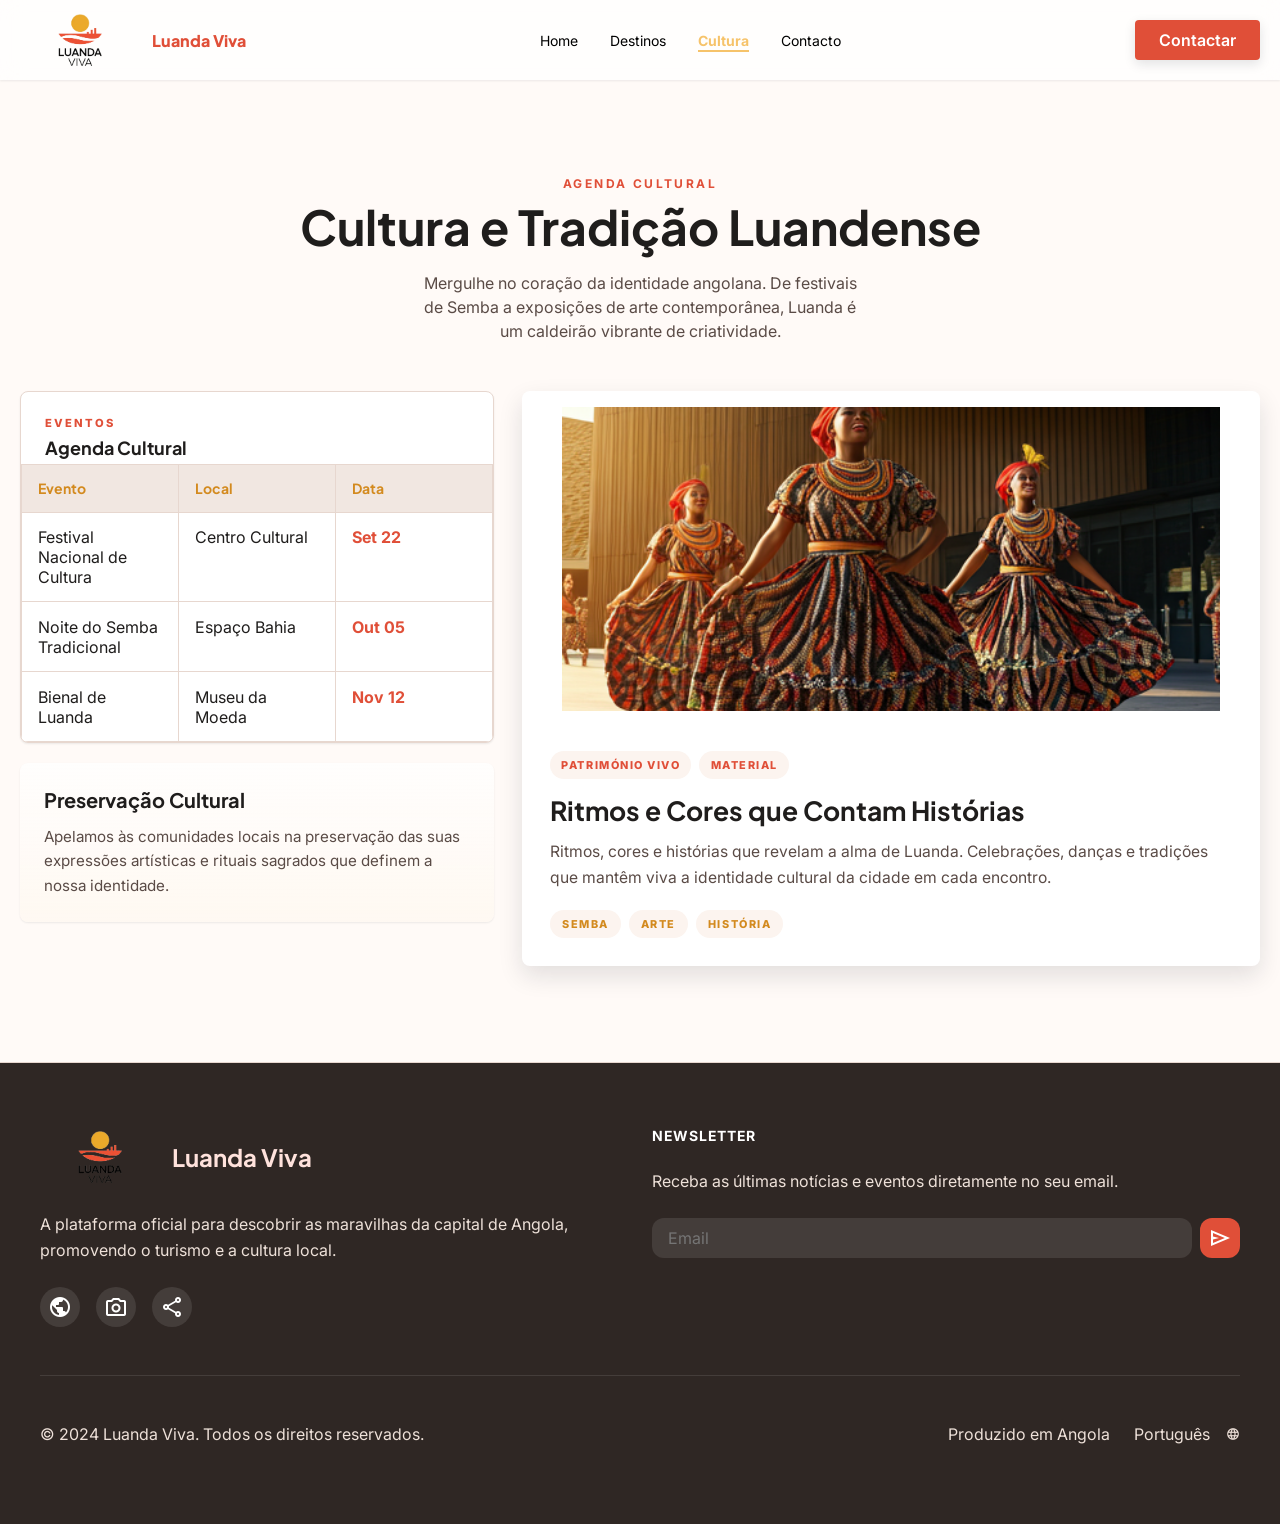
<file: cultura.html>
<!DOCTYPE html>
<html lang="pt">
<head>
	<meta charset="utf-8" />
	<meta content="width=device-width, initial-scale=1.0" name="viewport" />
	<title>Luanda Viva - Cultura</title>
	<meta name="description" content="Mergulhe na cultura e tradição de Luanda, entre eventos, memórias e património vivo." />
	<meta property="og:title" content="Luanda Viva - Cultura" />
	<meta property="og:image" content="images/hero-skyline.png" />
	<meta property="og:description" content="Mergulhe na cultura e tradição de Luanda, entre eventos, memórias e património vivo." />
	<link rel="icon" href="images/icon.png" />
	<link href="https://fonts.googleapis.com/css2?family=Plus+Jakarta+Sans:wght@400;500;600;700;800&amp;family=Inter:wght@400;500;600&amp;display=swap" rel="stylesheet" />
	<link href="https://fonts.googleapis.com/css2?family=Material+Symbols+Outlined:wght,FILL@100..700,0..1&amp;display=swap" rel="stylesheet" />
	<style>
		html {
			scroll-behavior: smooth;
		}
	</style>
	<link href="styles.css" rel="stylesheet" />
</head>
<body class="page page--cultura" id="top">
	<nav class="site-nav" aria-label="Navegação principal">
		<div class="site-nav__inner">
			<a class="site-brand nav-brand" href="home.html">
				<img alt="Logo Luanda Viva" src="images/icon.png" />
				<span>Luanda Viva</span>
			</a>
			<ul class="site-nav__links site-nav__links--desktop" role="list">
				<li><a class="site-nav__link nav-link" href="home.html">Home</a></li>
				<li><a class="site-nav__link nav-link" href="destinos.html">Destinos</a></li>
				<li><a class="site-nav__link nav-link" href="cultura.html" aria-current="page">Cultura</a></li>
				<li><a class="site-nav__link nav-link" href="contacto.html">Contacto</a></li>
			</ul>
			<input type="checkbox" id="nav-toggle" class="nav-toggle" />
			<label for="nav-toggle" class="nav-toggle-label site-nav__toggle" aria-label="Abrir menu">
				<span class="bar bar1"></span>
				<span class="bar bar2"></span>
				<span class="bar bar3"></span>
			</label>
			<div class="mobile-menu site-nav__mobile" aria-hidden="true">
				<ul role="list">
					<li><a class="site-nav__link nav-link mobile-link" href="home.html">Home</a></li>
					<li><a class="site-nav__link nav-link mobile-link" href="destinos.html">Destinos</a></li>
					<li><a class="site-nav__link nav-link mobile-link" href="cultura.html" aria-current="page">Cultura</a></li>
					<li><a class="site-nav__link nav-link mobile-link" href="contacto.html">Contacto</a></li>
				</ul>
			</div>
			<a class="site-nav__cta explore-btn" href="contacto.html">Contactar</a>
		</div>
	</nav>
	<main>
		<section class="section cultura-page" id="cultura">
			<div class="section__header cultura-page__header reveal reveal--1">
				<span class="section__eyebrow">Agenda Cultural</span>
				<h1 class="section__title">Cultura e Tradição Luandense</h1>
				<p class="section__description">Mergulhe no coração da identidade angolana. De festivais de Semba a exposições de arte contemporânea, Luanda é um caldeirão vibrante de criatividade.</p>
			</div>
			<div class="cultura-page__grid">
				<div class="cultura-page__aside reveal reveal--2">
					<div class="table-card">
						<div class="cultura-page__table-heading">
							<span class="cultura-page__eyebrow">Eventos</span>
							<h2 class="cultura-page__title">Agenda Cultural</h2>
						</div>
						<table class="cultura-page__table">
							<thead>
								<tr>
									<th scope="col">Evento</th>
									<th scope="col">Local</th>
									<th scope="col">Data</th>
								</tr>
							</thead>
							<tbody>
								<tr>
									<td data-label="Evento">Festival Nacional de Cultura</td>
									<td data-label="Local">Centro Cultural</td>
									<td class="table-card__date" data-label="Data">Set 22</td>
								</tr>
								<tr>
									<td data-label="Evento">Noite do Semba Tradicional</td>
									<td data-label="Local">Espaço Bahia</td>
									<td class="table-card__date" data-label="Data">Out 05</td>
								</tr>
								<tr>
									<td data-label="Evento">Bienal de Luanda</td>
									<td data-label="Local">Museu da Moeda</td>
									<td class="table-card__date" data-label="Data">Nov 12</td>
								</tr>
							</tbody>
						</table>
					</div>
					<aside class="cultura-page__note">
						<h2>Preservação Cultural</h2>
						<p>Apelamos às comunidades locais na preservação das suas expressões artísticas e rituais sagrados que definem a nossa identidade.</p>
					</aside>
				</div>
				<article class="cultura-showcase reveal reveal--3">
					<figure class="cultura-showcase__media">
						<img alt="Dança tradicional de Luanda" loading="lazy" src="images/cultura-tradicional.jpg" srcset="images/cultura-tradicional-320.jpg 320w, images/cultura-tradicional.jpg 512w" sizes="(min-width: 768px) 50vw, 100vw" />
						<figcaption class="visually-hidden">Dança tradicional de Luanda.</figcaption>
						</figure>
						<div class="cultura-showcase__body">
							<div class="cultura-showcase__meta">
								<span>PATRIMÓNIO VIVO</span>
								<span>MATERIAL</span>
							</div>
							<h2>Ritmos e Cores que Contam Histórias</h2>
							<p>Ritmos, cores e histórias que revelam a alma de Luanda. Celebrações, danças e tradições que mantêm viva a identidade cultural da cidade em cada encontro.</p>
							<div class="cultura-showcase__tags" aria-label="Temas relacionados">
								<span class="cultura-showcase__tag">Semba</span>
								<span class="cultura-showcase__tag">Arte</span>
								<span class="cultura-showcase__tag">História</span>
							</div>
						</div>
					</article>
			</div>
		</section>
	</main>
	<footer class="site-footer">
		<div class="site-footer__inner">
			<div class="site-footer__grid footer-card">
				<div>
					<div class="site-footer__brand">
						<img alt="Logo Luanda Viva" loading="lazy" src="images/icon.png" />
						<h3 class="site-footer__brand-name">Luanda Viva</h3>
					</div>
					<p class="site-footer__text">A plataforma oficial para descobrir as maravilhas da capital de Angola, promovendo o turismo e a cultura local.</p>
					<div class="site-footer__socials">
						<a class="site-footer__icon" href="https://www.google.com/search?q=Luanda+turismo" target="_blank" rel="noopener noreferrer"><span class="material-symbols-outlined">public</span></a>
						<a class="site-footer__icon" href="https://www.google.com/search?q=Luanda+fotos" target="_blank" rel="noopener noreferrer"><span class="material-symbols-outlined">photo_camera</span></a>
						<a class="site-footer__icon" href="https://www.google.com/search?q=Luanda+redes+sociais" target="_blank" rel="noopener noreferrer"><span class="material-symbols-outlined">share</span></a>
					</div>
				</div>
				<div>
					<h4 class="site-footer__heading">Newsletter</h4>
					<p class="site-footer__text">Receba as últimas notícias e eventos diretamente no seu email.</p>
					<div class="site-footer__newsletter">
						<label class="visually-hidden" for="footer-email">Email</label>
						<input class="site-footer__input" id="footer-email" name="email" placeholder="Email" type="email" />
						<button class="site-footer__button" type="button"><span class="material-symbols-outlined">send</span></button>
					</div>
				</div>
			</div>
			<div class="site-footer__bottom">
				<p>© 2024 Luanda Viva. Todos os direitos reservados.</p>
				<div class="site-footer__meta">
					<span>Produzido em Angola</span>
					<span class="info-row">Português <span class="material-symbols-outlined site-footer__meta-icon">language</span></span>
				</div>
			</div>
		</div>
	</footer>
</body>
</html>
</file>
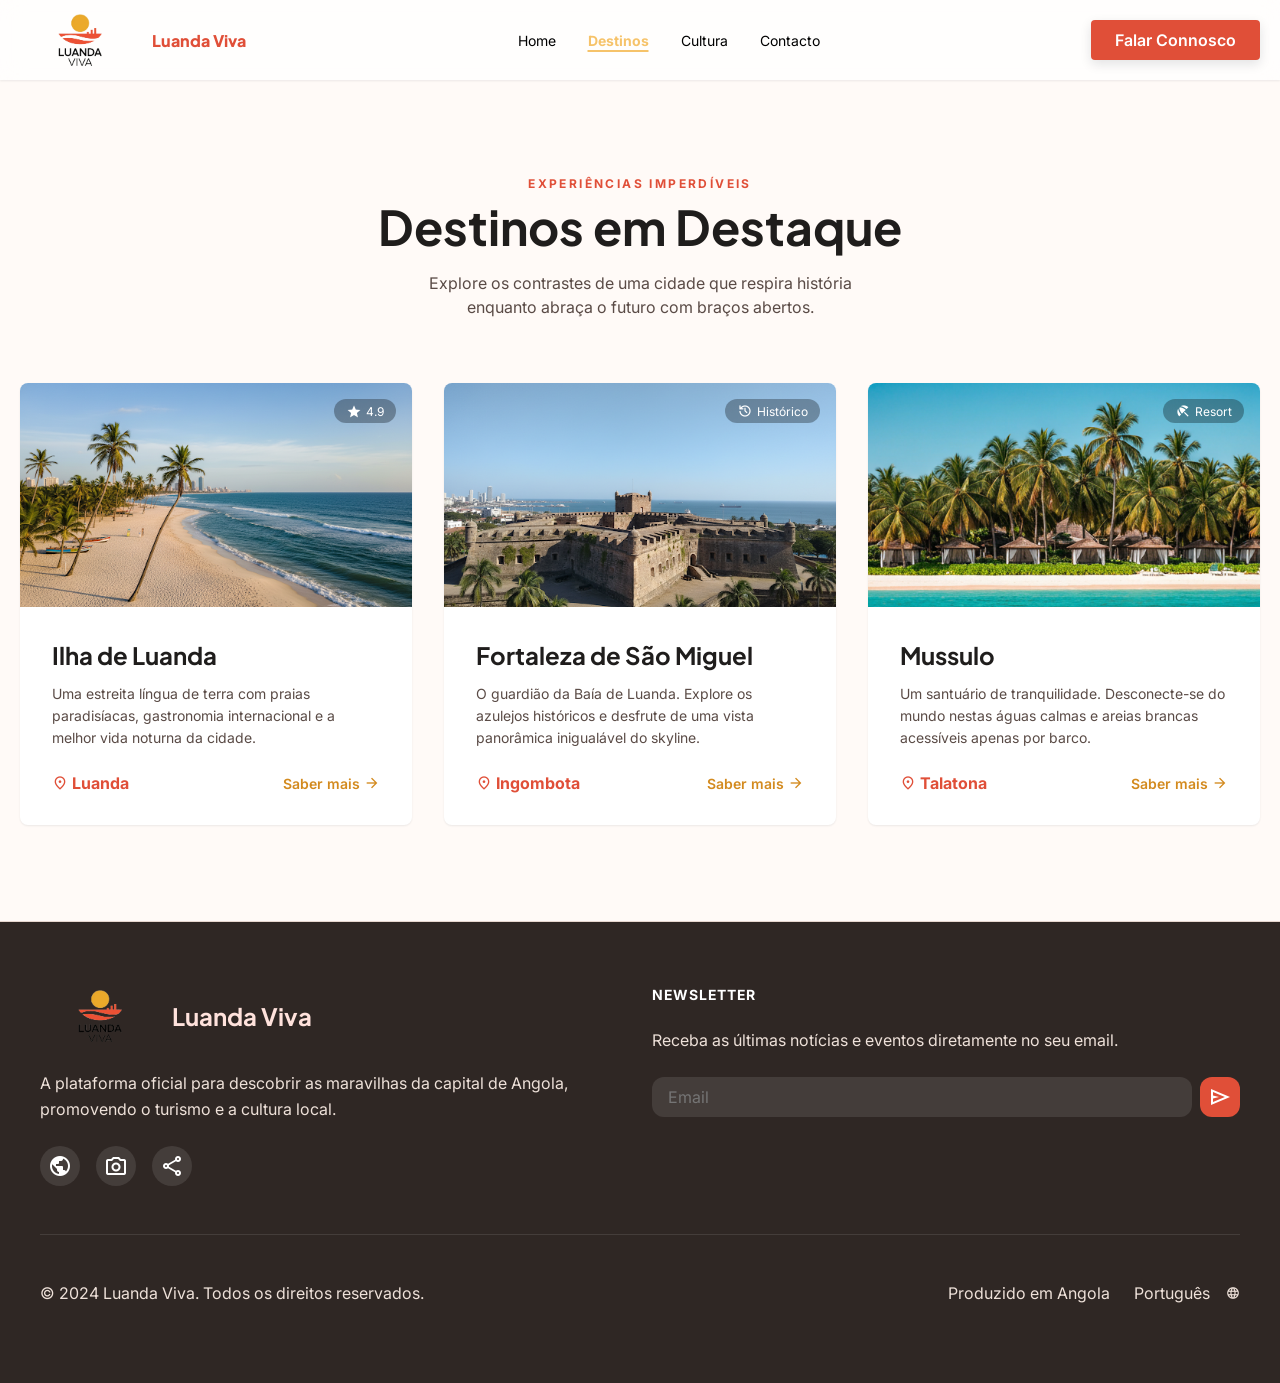
<file: destinos.html>
<!DOCTYPE html>
<html lang="pt">
<head>
	<meta charset="utf-8" />
	<meta content="width=device-width, initial-scale=1.0" name="viewport" />
	<title>Luanda Viva - Destinos</title>
	<meta name="description" content="Conheça os destinos mais emblemáticos de Luanda, da Ilha de Luanda à Fortaleza de São Miguel e ao Mussulo." />
	<meta property="og:title" content="Luanda Viva - Destinos" />
	<meta property="og:image" content="images/hero-skyline.png" />
	<meta property="og:description" content="Conheça os destinos mais emblemáticos de Luanda, da Ilha de Luanda à Fortaleza de São Miguel e ao Mussulo." />
	<link rel="icon" href="images/icon.png" />
	<link href="https://fonts.googleapis.com/css2?family=Plus+Jakarta+Sans:wght@400;500;600;700;800&amp;family=Inter:wght@400;500;600&amp;display=swap" rel="stylesheet" />
	<link href="https://fonts.googleapis.com/css2?family=Material+Symbols+Outlined:wght,FILL@100..700,0..1&amp;display=swap" rel="stylesheet" />
	<style>
		html {
			scroll-behavior: smooth;
		}
	</style>
	<link href="styles.css" rel="stylesheet" />
</head>
<body class="page page--destinos" id="top">
	<nav class="site-nav" aria-label="Navegação principal">
		<div class="site-nav__inner">
			<a class="site-brand nav-brand" href="home.html">
				<img alt="Logo Luanda Viva" src="images/icon.png" />
				<span>Luanda Viva</span>
			</a>
			<ul class="site-nav__links site-nav__links--desktop" role="list">
				<li><a class="site-nav__link nav-link" href="home.html">Home</a></li>
				<li><a class="site-nav__link nav-link" href="destinos.html" aria-current="page">Destinos</a></li>
				<li><a class="site-nav__link nav-link" href="cultura.html">Cultura</a></li>
				<li><a class="site-nav__link nav-link" href="contacto.html">Contacto</a></li>
			</ul>
			<input type="checkbox" id="nav-toggle" class="nav-toggle" />
			<label for="nav-toggle" class="nav-toggle-label site-nav__toggle" aria-label="Abrir menu">
				<span class="bar bar1"></span>
				<span class="bar bar2"></span>
				<span class="bar bar3"></span>
			</label>
			<div class="mobile-menu site-nav__mobile" aria-hidden="true">
				<ul role="list">
					<li><a class="site-nav__link nav-link mobile-link" href="home.html">Home</a></li>
					<li><a class="site-nav__link nav-link mobile-link" href="destinos.html" aria-current="page">Destinos</a></li>
					<li><a class="site-nav__link nav-link mobile-link" href="cultura.html">Cultura</a></li>
					<li><a class="site-nav__link nav-link mobile-link" href="contacto.html">Contacto</a></li>
				</ul>
			</div>
			<a class="site-nav__cta explore-btn" href="contacto.html">Falar Connosco</a>
		</div>
	</nav>
	<main>
		<section class="section section--destinations" id="destinos">
			<div class="section__header">
				<div class="reveal reveal--1">
					<span class="section__eyebrow">Experiências Imperdíveis</span>
					<h1 class="section__title">Destinos em Destaque</h1>
				</div>
				<p class="section__description reveal reveal--2">Explore os contrastes de uma cidade que respira história enquanto abraça o futuro com braços abertos.</p>
			</div>
			<div class="cards-grid">
				<div class="destination-card reveal reveal--1">
					<div class="destination-card__media">
						<figure class="destination-card__figure">
							<img alt="Vista aérea da Ilha de Luanda" loading="lazy" src="images/ilha-de-luanda.jpg" srcset="images/ilha-de-luanda-320.jpg 320w, images/ilha-de-luanda.jpg 512w" sizes="(min-width: 768px) 33vw, 100vw" />
							<figcaption class="visually-hidden">Vista aérea da Ilha de Luanda.</figcaption>
						</figure>
						<div class="destination-card__badge">
							<span class="material-symbols-outlined destination-card__badge-icon" style="font-variation-settings: 'FILL' 1;">star</span>
							<span>4.9</span>
						</div>
					</div>
					<div class="destination-card__body">
						<h2 class="destination-card__title">Ilha de Luanda</h2>
						<p class="destination-card__text">Uma estreita língua de terra com praias paradisíacas, gastronomia internacional e a melhor vida noturna da cidade.</p>
						<div class="destination-card__footer">
							<span class="destination-card__location"><span class="material-symbols-outlined destination-card__location-icon">location_on</span> Luanda</span>
							<a class="destination-card__link" href="https://www.google.com/search?q=Ilha+de+Luanda" target="_blank" rel="noopener noreferrer">Saber mais <span class="material-symbols-outlined">arrow_forward</span></a>
						</div>
					</div>
				</div>
				<div class="destination-card reveal reveal--2">
					<div class="destination-card__media">
						<figure class="destination-card__figure">
							<img alt="Fortaleza de São Miguel em Luanda" loading="lazy" src="images/fortaleza-sao-miguel.jpg" srcset="images/fortaleza-sao-miguel-320.jpg 320w, images/fortaleza-sao-miguel.jpg 512w" sizes="(min-width: 768px) 33vw, 100vw" />
							<figcaption class="visually-hidden">Fortaleza de São Miguel em Luanda.</figcaption>
						</figure>
						<div class="destination-card__badge">
							<span class="material-symbols-outlined destination-card__badge-icon" style="font-variation-settings: 'FILL' 1;">history</span>
							<span>Histórico</span>
						</div>
					</div>
					<div class="destination-card__body">
						<h2 class="destination-card__title">Fortaleza de São Miguel</h2>
						<p class="destination-card__text">O guardião da Baía de Luanda. Explore os azulejos históricos e desfrute de uma vista panorâmica inigualável do skyline.</p>
						<div class="destination-card__footer">
							<span class="destination-card__location"><span class="material-symbols-outlined destination-card__location-icon">location_on</span> Ingombota</span>
							<a class="destination-card__link" href="https://www.google.com/search?q=Fortaleza+de+S%C3%A3o+Miguel+Luanda" target="_blank" rel="noopener noreferrer">Saber mais <span class="material-symbols-outlined">arrow_forward</span></a>
						</div>
					</div>
				</div>
				<div class="destination-card reveal reveal--3">
					<div class="destination-card__media">
						<figure class="destination-card__figure">
							<img alt="Praia do Mussulo em Luanda" loading="lazy" src="images/mussulo-praia.jpg" srcset="images/mussulo-praia-320.jpg 320w, images/mussulo-praia.jpg 512w" sizes="(min-width: 768px) 33vw, 100vw" />
							<figcaption class="visually-hidden">Praia do Mussulo em Luanda.</figcaption>
						</figure>
						<div class="destination-card__badge">
							<span class="material-symbols-outlined destination-card__badge-icon" style="font-variation-settings: 'FILL' 1;">beach_access</span>
							<span>Resort</span>
						</div>
					</div>
					<div class="destination-card__body">
						<h2 class="destination-card__title">Mussulo</h2>
						<p class="destination-card__text">Um santuário de tranquilidade. Desconecte-se do mundo nestas águas calmas e areias brancas acessíveis apenas por barco.</p>
						<div class="destination-card__footer">
							<span class="destination-card__location"><span class="material-symbols-outlined destination-card__location-icon">location_on</span> Talatona</span>
							<a class="destination-card__link" href="https://www.google.com/search?q=Praia+do+Mussulo+Luanda" target="_blank" rel="noopener noreferrer">Saber mais <span class="material-symbols-outlined">arrow_forward</span></a>
						</div>
					</div>
				</div>
			</div>
		</section>
	</main>
	<footer class="site-footer">
		<div class="site-footer__inner">
			<div class="site-footer__grid footer-card">
				<div>
					<div class="site-footer__brand">
						<img alt="Logo Luanda Viva" loading="lazy" src="images/icon.png" />
						<h3 class="site-footer__brand-name">Luanda Viva</h3>
					</div>
					<p class="site-footer__text">A plataforma oficial para descobrir as maravilhas da capital de Angola, promovendo o turismo e a cultura local.</p>
					<div class="site-footer__socials">
						<a class="site-footer__icon" href="https://www.google.com/search?q=Luanda+turismo" target="_blank" rel="noopener noreferrer"><span class="material-symbols-outlined">public</span></a>
						<a class="site-footer__icon" href="https://www.google.com/search?q=Luanda+fotos" target="_blank" rel="noopener noreferrer"><span class="material-symbols-outlined">photo_camera</span></a>
						<a class="site-footer__icon" href="https://www.google.com/search?q=Luanda+redes+sociais" target="_blank" rel="noopener noreferrer"><span class="material-symbols-outlined">share</span></a>
					</div>
				</div>
				<div>
					<h4 class="site-footer__heading">Newsletter</h4>
					<p class="site-footer__text">Receba as últimas notícias e eventos diretamente no seu email.</p>
					<div class="site-footer__newsletter">
						<label class="visually-hidden" for="footer-email">Email</label>
						<input class="site-footer__input" id="footer-email" name="email" placeholder="Email" type="email" />
						<button class="site-footer__button" type="button"><span class="material-symbols-outlined">send</span></button>
					</div>
				</div>
			</div>
			<div class="site-footer__bottom">
				<p>© 2024 Luanda Viva. Todos os direitos reservados.</p>
				<div class="site-footer__meta">
					<span>Produzido em Angola</span>
					<span class="info-row">Português <span class="material-symbols-outlined site-footer__meta-icon">language</span></span>
				</div>
			</div>
		</div>
	</footer>
</body>
</html>
</file>
<file: styles.css>
/* ============================================
 * Main CSS File - Imports all organized CSS modules
 * ============================================
 * This file serves as the entry point that imports
 * all CSS organized into modular, manageable files
 * ============================================
 */

/* 1. Variables & CSS Custom Properties */
@import url('./css/variables.css');

/* 2. CSS Reset & Normalization */
@import url('./css/reset.css');

/* 3. Base Styles */
@import url('./css/base.css');

/* 4. Animations & Keyframes */
@import url('./css/animations.css');

/* 5. Navigation Component */
@import url('./css/navigation.css');

/* 6. Hero Section */
@import url('./css/hero.css');

/* 7. Reusable Components */
@import url('./css/components.css');

/* 8. Destination Cards */
@import url('./css/destination-cards.css');

/* 9. Audio Section */
@import url('./css/audio-section.css');

/* 10. Footer */
@import url('./css/footer.css');

/* 11. Responsive Design & Media Queries */
@import url('./css/responsive.css');

/* 12. Utility Classes */
@import url('./css/utilities.css');

/* Semantic layout classes to replace utility-class-heavy markup */
.page {
    background: var(--background);
    color: var(--on-surface);
    font-family: var(--font-body);
    padding-top: 80px;
}

.site-nav {
    position: fixed;
    top: 0;
    left: 0;
    right: 0;
    z-index: 50;
    background: rgba(255, 255, 255, 0.7);
    backdrop-filter: blur(12px);
    box-shadow: 0 1px 2px rgba(15, 23, 42, 0.08);
}

.site-nav__inner,
.hero__inner,
.section,
.site-footer__inner {
    width: min(1280px, calc(100% - 40px));
    margin: 0 auto;
}

.site-nav__inner {
    height: 80px;
    display: flex;
    align-items: center;
    justify-content: space-between;
    gap: 1rem;
}

.site-brand {
    display: flex;
    align-items: center;
    gap: 0.75rem;
    font-family: var(--font-headline);
    font-weight: 800;
    color: var(--primary);
}

.site-brand img {
    width: 120px;
    height: 60px;
    object-fit: contain;
    padding: 0.25rem;
}

.site-nav__links {
    display: flex;
    align-items: center;
    gap: 2rem;
    list-style: none;
    margin: 0;
    padding: 0;
}

.site-nav__links--desktop {
    display: flex;
}

.site-nav__link {
    color: var(--secondary);
    font-family: var(--font-body);
    font-size: 0.875rem;
    text-decoration: none;
    transition: color 0.3s ease;
}

.site-nav__cta {
    display: inline-flex;
    align-items: center;
    justify-content: center;
    padding: 0.625rem 1.5rem;
    border-radius: 0.25rem;
    background: var(--primary);
    color: var(--on-primary);
    font-family: var(--font-body);
    font-weight: 600;
    box-shadow: 0 4px 12px rgba(15, 23, 42, 0.12);
    transition: opacity 0.3s ease, transform 0.3s ease;
}

.site-nav__cta:hover {
    opacity: 0.9;
}

.site-nav__toggle {
    display: none;
}

.hero {
    position: relative;
    min-height: 90vh;
    display: flex;
    align-items: center;
    overflow: hidden;
    scroll-margin-top: 6rem;
}

.hero__media,
.hero__media img,
.hero__media video,
.hero__overlay {
    position: absolute;
    inset: 0;
    width: 100%;
    height: 100%;
}

.hero__media img,
.hero__media video {
    object-fit: cover;
}

.hero__overlay {
    background: linear-gradient(to right, rgba(0, 0, 0, 0.6), rgba(0, 0, 0, 0.2));
}

.hero__content {
    position: relative;
    z-index: 1;
    width: 100%;
}

.hero__inner {
    padding: 0 20px;
}

.hero__panel {
    max-width: 42rem;
    animation: fadeInUp 0.8s ease-out forwards;
}

.hero__video {
    opacity: 1;
    pointer-events: none;
}

.hero__title {
    margin: 0 0 1.5rem;
    color: #ffffff;
    font-family: var(--font-headline);
    font-size: 36px;
    line-height: 42px;
    font-weight: 800;
    letter-spacing: -0.02em;
}

.hero__text {
    margin: 0 0 2.5rem;
    color: rgba(255, 255, 255, 0.9);
    font-size: 18px;
    line-height: 28px;
}

.hero__actions {
    display: flex;
    flex-direction: column;
    gap: 1rem;
}

.hero__scroll {
    position: absolute;
    bottom: 2.5rem;
    left: 50%;
    transform: translateX(-50%);
}

.hero__scroll .material-symbols-outlined {
    color: #ffffff;
    font-size: 3rem;
}

.hero__scroll-icon {
    color: #ffffff;
    font-size: 3rem;
}

.button,
.button--secondary {
    display: inline-flex;
    align-items: center;
    justify-content: center;
    gap: 0.5rem;
    padding: 1rem 2.5rem;
    border-radius: 0.25rem;
    font-family: var(--font-headline);
    font-weight: 600;
    text-align: center;
    transition: transform 0.3s ease, opacity 0.3s ease, background-color 0.3s ease;
}

.button {
    background: var(--primary);
    color: #ffffff;
}

.button--secondary {
    background: rgba(255, 255, 255, 0.1);
    color: #ffffff;
    border: 1px solid rgba(255, 255, 255, 0.3);
    backdrop-filter: blur(20px);
}

.button:hover,
.button--secondary:hover {
    transform: translateY(-4px);
}

.section {
    padding: 6rem 0;
}

.section--muted {
    background: var(--surface-container-low);
}

.section--audio {
    padding-left: 20px;
    padding-right: 20px;
}

.section__header {
    text-align: center;
    margin-bottom: 4rem;
}

.section__eyebrow {
    display: block;
    margin-bottom: 0.5rem;
    color: var(--primary);
    font-size: 0.75rem;
    font-weight: 700;
    letter-spacing: 0.2em;
    text-transform: uppercase;
}

.section__title {
    margin: 0;
    color: var(--on-surface);
    font-family: var(--font-headline);
    font-size: 32px;
    line-height: 40px;
    font-weight: 700;
}

.section__description {
    max-width: 28rem;
    margin: 1rem auto 0;
    color: var(--on-surface-variant);
    font-size: 16px;
    line-height: 24px;
}

.cards-grid {
    display: grid;
    grid-template-columns: repeat(1, minmax(0, 1fr));
    gap: 2rem;
}

.content-layout__columns {
    display: grid;
    gap: 4rem;
}

.destination-card {
    overflow: hidden;
    border-radius: 0.5rem;
    background: var(--surface-container-lowest);
    box-shadow: 0 1px 2px rgba(15, 23, 42, 0.08);
    transition: transform 0.3s ease, box-shadow 0.3s ease;
}

.destination-card:hover {
    transform: translateY(-8px);
}

.destination-card__media {
    position: relative;
    height: 14rem;
    overflow: hidden;
}

.destination-card__media img {
    width: 100%;
    height: 100%;
    object-fit: cover;
    transition: transform 0.7s ease;
}

.destination-card:hover .destination-card__media img {
    transform: scale(1.1);
}

.destination-card__badge {
    position: absolute;
    top: 1rem;
    right: 1rem;
    display: flex;
    align-items: center;
    gap: 0.25rem;
    padding: 0.25rem 0.75rem;
    border-radius: 9999px;
    background: rgba(0, 0, 0, 0.3);
    color: #ffffff;
    font-size: 0.75rem;
    backdrop-filter: blur(20px);
}

.destination-card__badge .material-symbols-outlined,
.destination-card__location .material-symbols-outlined,
.destination-card__link .material-symbols-outlined {
    font-size: 1rem;
}

.destination-card__badge-icon {
    font-size: 0.875rem;
}

.destination-card__location-icon {
    font-size: 1.125rem;
}

.destination-card__body {
    padding: 2rem;
}

.destination-card__title {
    margin: 0 0 0.75rem;
    color: var(--on-surface);
    font-family: var(--font-headline);
    font-size: 24px;
    line-height: 32px;
}

.destination-card__text {
    margin: 0 0 1.5rem;
    color: var(--on-surface-variant);
    font-size: 14px;
    line-height: 22px;
}

.destination-card__footer,
.info-row {
    display: flex;
    align-items: center;
    justify-content: space-between;
    gap: 1rem;
}

.destination-card__location {
    display: inline-flex;
    align-items: center;
    gap: 0.25rem;
    color: var(--primary);
    font-weight: 700;
}

.destination-card__link {
    display: inline-flex;
    align-items: center;
    gap: 0.25rem;
    color: var(--secondary);
    font-size: 0.875rem;
    font-weight: 600;
    text-decoration: none;
}

.table-card__date {
    color: var(--primary);
    font-weight: 700;
}

@media (max-width: 767px) {
    .table-card thead {
        position: absolute;
        width: 1px;
        height: 1px;
        padding: 0;
        margin: -1px;
        overflow: hidden;
        clip: rect(0, 0, 0, 0);
        white-space: nowrap;
        border: 0;
    }

    .table-card table,
    .table-card tbody,
    .table-card tr,
    .table-card td {
        display: block;
        width: 100%;
    }

    .table-card tr {
        margin-bottom: 0.75rem;
        overflow: hidden;
        border: 1px solid var(--outline-variant);
        border-radius: 0.5rem;
        background: #ffffff;
    }

    .table-card td {
        display: flex;
        justify-content: space-between;
        gap: 1rem;
        border: 0;
        border-bottom: 1px solid var(--outline-variant);
        padding: 0.8rem 1rem;
    }

    .table-card td:last-child {
        border-bottom: 0;
    }

    .table-card td::before {
        content: attr(data-label);
        color: var(--secondary);
        font-size: 0.72rem;
        font-weight: 800;
        letter-spacing: 0.12em;
        text-transform: uppercase;
        flex: 0 0 auto;
    }

    .table-card__date {
        text-align: right;
    }
}

.content-layout {
    display: grid;
    gap: 4rem;
}

.content-layout__media {
    position: relative;
}

.content-layout__text {
    width: 100%;
}

.content-layout__eyebrow {
    display: block;
    margin-bottom: 0.5rem;
    color: var(--primary);
    font-size: 0.75rem;
    font-weight: 700;
    letter-spacing: 0.2em;
    text-transform: uppercase;
}

.content-layout__title {
    margin: 0 0 2rem;
    color: var(--on-surface);
    font-family: var(--font-headline);
    font-size: 32px;
    line-height: 40px;
    font-weight: 700;
}

.content-layout__description {
    margin: 0 0 2.5rem;
    color: var(--on-surface-variant);
    font-size: 18px;
    line-height: 28px;
}

.table-card,
.music-card {
    border-radius: 0.5rem;
    overflow: hidden;
    background: #ffffff;
    box-shadow: 0 1px 2px rgba(15, 23, 42, 0.08);
}

.footer-card {
    border-radius: 0.5rem;
    overflow: hidden;
    background: transparent;
    box-shadow: none;
}

.table-card {
    border: 1px solid var(--outline-variant);
}

.table-card table {
    width: 100%;
    border-collapse: collapse;
    table-layout: fixed;
}

.table-card th,
.table-card td {
    padding: 0.9rem 1rem;
    white-space: normal;
    border: 1px solid var(--outline-variant);
    vertical-align: top;
    word-break: break-word;
}

.table-card thead {
    background: var(--surface-container-high);
}

.table-card th {
    color: var(--secondary);
    font-family: var(--font-headline);
    font-size: 0.875rem;
    text-align: left;
}

.table-card tbody tr:hover {
    background: var(--surface-container-lowest);
}

.content-layout__card {
    position: relative;
    z-index: 1;
    display: flex;
    flex-direction: column;
    overflow: hidden;
    border-radius: 0.5rem;
    background: #ffffff;
    box-shadow: 0 1px 2px rgba(15, 23, 42, 0.08);
}

.content-layout__image-wrap {
    height: 14rem;
    overflow: hidden;
    background: var(--surface-container);
}

.content-layout__image-wrap img {
    width: 100%;
    height: 100%;
    object-fit: cover;
}

.content-layout__card-body {
    padding: 2rem;
    text-align: left;
}

.content-layout__card-title {
    margin: 0 0 0.75rem;
    color: var(--on-surface);
    font-family: var(--font-headline);
    font-size: 24px;
    line-height: 32px;
}

.content-layout__card-text {
    margin: 0;
    color: var(--on-surface-variant);
    font-size: 16px;
    line-height: 24px;
}

.cultura-page__header {
    max-width: 44rem;
    margin: 0 auto 2.75rem;
}

.cultura-page__grid {
    display: grid;
    gap: 1.75rem;
}

.cultura-page__aside {
    display: grid;
    gap: 1.25rem;
}

.cultura-page__table-heading {
    padding: 1.5rem 1.5rem 0.25rem;
}

.cultura-page__eyebrow {
    display: block;
    margin-bottom: 0.35rem;
    color: var(--primary);
    font-size: 0.7rem;
    font-weight: 800;
    letter-spacing: 0.18em;
    text-transform: uppercase;
}

.cultura-page__title {
    margin: 0;
    color: var(--on-surface);
    font-family: var(--font-headline);
    font-size: 1.125rem;
    line-height: 1.35;
}

.cultura-page__note {
    padding: 1.5rem;
    border-radius: 0.5rem;
    background: linear-gradient(180deg, rgba(255, 255, 255, 0.72), rgba(255, 248, 241, 0.9));
    box-shadow: 0 1px 2px rgba(15, 23, 42, 0.08);
}

.cultura-page__note h2 {
    margin: 0 0 0.75rem;
    color: var(--on-surface);
    font-family: var(--font-headline);
    font-size: 1.25rem;
    line-height: 1.3;
}

.cultura-page__note p {
    margin: 0;
    color: var(--on-surface-variant);
    font-size: 0.95rem;
    line-height: 1.6;
}

.cultura-showcase {
    overflow: hidden;
    border-radius: 0.5rem;
    background: #ffffff;
    box-shadow: 0 10px 24px rgba(15, 23, 42, 0.12);
}

.cultura-showcase__media {
    height: 18rem;
    overflow: hidden;
    background: var(--surface-container);
}

.cultura-showcase__media img {
    width: 100%;
    height: 100%;
    object-fit: cover;
}

.cultura-showcase__body {
    padding: 1.5rem 1.75rem 1.75rem;
}

.cultura-showcase__meta {
    display: flex;
    flex-wrap: wrap;
    gap: 0.5rem;
    margin-bottom: 0.9rem;
}

.cultura-showcase__meta span,
.cultura-showcase__tag {
    display: inline-flex;
    align-items: center;
    justify-content: center;
    border-radius: 999px;
    font-size: 0.68rem;
    font-weight: 800;
    letter-spacing: 0.14em;
    text-transform: uppercase;
}

.cultura-showcase__meta span {
    padding: 0.45rem 0.7rem;
    background: var(--surface-container-low);
    color: var(--primary);
}

.cultura-showcase__body h2 {
    margin: 0 0 0.75rem;
    color: var(--on-surface);
    font-family: var(--font-headline);
    font-size: 1.65rem;
    line-height: 1.25;
}

.cultura-showcase__body p {
    margin: 0;
    color: var(--on-surface-variant);
    font-size: 0.98rem;
    line-height: 1.7;
}

.cultura-showcase__tags {
    display: flex;
    flex-wrap: wrap;
    gap: 0.5rem;
    margin-top: 1.1rem;
}

.cultura-showcase__tag {
    padding: 0.45rem 0.75rem;
    background: var(--surface-container-low);
    color: var(--secondary);
}

.audio-section {
    position: relative;
    min-height: 360px;
    display: flex;
    align-items: center;
    justify-content: center;
    border-radius: 0.5rem;
    overflow: hidden;
}

.audio-section__bg,
.audio-section__overlay {
    position: absolute;
    inset: 0;
    width: 100%;
    height: 100%;
}

.audio-section__bg {
    object-fit: cover;
}

.audio-section__overlay {
    background: linear-gradient(180deg, rgba(0, 0, 0, 0.25), rgba(0, 0, 0, 0.6));
}

.audio-section__card {
    position: relative;
    z-index: 1;
    width: min(880px, 92%);
    display: grid;
    grid-template-columns: 140px 1fr;
    gap: 1.5rem;
    padding: 1.75rem 2rem;
    border-radius: 0.5rem;
    background: rgba(255, 255, 255, 0.18);
    border: 1px solid rgba(255, 255, 255, 0.35);
    backdrop-filter: blur(14px);
    box-shadow: 0 20px 40px rgba(15, 23, 42, 0.35);
    color: #ffffff;
}

.audio-section__art {
    width: 140px;
    height: 140px;
    overflow: hidden;
    border-radius: 0.25rem;
    background: rgba(0, 0, 0, 0.15);
}

.audio-section__art img {
    width: 100%;
    height: 100%;
    object-fit: cover;
}

.audio-section__eyebrow {
    display: inline-block;
    margin-bottom: 0.35rem;
    color: rgba(255, 255, 255, 0.7);
    font-size: 0.75rem;
    letter-spacing: 0.3em;
    text-transform: uppercase;
}

.audio-section__title {
    margin: 0 0 0.25rem;
    font-size: 1.75rem;
    font-weight: 700;
}

.audio-section__meta {
    margin: 0 0 1rem;
    color: rgba(255, 255, 255, 0.75);
}

.audio-section__player {
    width: 100%;
    margin-top: 1rem;
    accent-color: var(--primary);
}

.site-footer {
    background: var(--inverse-surface);
    color: var(--on-primary-fixed);
    border-top: 1px solid var(--outline-variant);
}

.site-footer__inner {
    padding: 4rem 20px;
}

.site-footer__grid {
    display: grid;
    gap: 1.5rem;
    margin-bottom: 3rem;
}

.site-footer__brand {
    display: flex;
    align-items: center;
    gap: 0.75rem;
    margin-bottom: 1.5rem;
}

.site-footer__brand img {
    width: 120px;
    height: 60px;
    object-fit: contain;
    padding: 0.25rem;
}

.site-footer__brand-name {
    margin: 0;
    color: var(--primary-fixed);
    font-family: var(--font-headline);
    font-size: 1.5rem;
}

.site-footer__text {
    margin: 0 0 1.5rem;
    color: var(--surface-variant);
    line-height: 1.625;
}

.site-footer__socials {
    display: flex;
    gap: 1rem;
}

.site-footer__icon {
    width: 2.5rem;
    height: 2.5rem;
    display: inline-flex;
    align-items: center;
    justify-content: center;
    border-radius: 9999px;
    background: rgba(255, 255, 255, 0.1);
    color: #ffffff;
    transition: transform 0.3s ease, background-color 0.3s ease;
}

.site-footer__icon:hover {
    transform: translateY(-4px);
    background: var(--primary);
}

.site-footer__heading {
    margin: 0 0 1.5rem;
    color: #ffffff;
    font-size: 0.875rem;
    font-weight: 700;
    text-transform: uppercase;
    letter-spacing: 0.05em;
}

.site-footer__newsletter {
    display: flex;
    gap: 0.5rem;
}

.site-footer__input {
    width: 100%;
    padding: 0.5rem 1rem;
    border: 0;
    border-radius: 0.75rem;
    background: rgba(255, 255, 255, 0.1);
    color: #ffffff;
}

.site-footer__button {
    display: inline-flex;
    align-items: center;
    justify-content: center;
    padding: 0.5rem;
    border: 0;
    border-radius: 0.75rem;
    background: var(--primary);
    color: #ffffff;
}

.site-footer__bottom {
    display: flex;
    flex-direction: column;
    gap: 1rem;
    padding-top: 2rem;
    border-top: 1px solid rgba(255, 255, 255, 0.1);
    color: var(--surface-variant);
}

.site-footer__meta {
    display: flex;
    gap: 1.5rem;
    align-items: center;
}

.site-footer__meta-icon {
    font-size: 0.875rem;
}

.reveal {
    animation: fadeInUp 0.8s ease-out forwards;
}

.reveal--1 { animation-delay: 0.1s; }
.reveal--2 { animation-delay: 0.2s; }
.reveal--3 { animation-delay: 0.3s; }

.hero-video {
    opacity: 1;
    pointer-events: none;
}

.hover-lift {
    transition: transform 0.3s cubic-bezier(0.34, 1.56, 0.64, 1), box-shadow 0.3s ease;
}
.hover-lift:hover {
    transform: translateY(-8px);
}

.fade-in-up {
    animation: fadeInUp 0.8s ease-out forwards;
}

@keyframes fadeInUp {
    from {
        opacity: 0;
        transform: translateY(30px);
    }
    to {
        opacity: 1;
        transform: translateY(0);
    }
}

.stagger-1 { animation-delay: 0.1s; }
.stagger-2 { animation-delay: 0.2s; }
.stagger-3 { animation-delay: 0.3s; }

.hero-title {
    font-size: 32px;
    line-height: 38px;
}

@media (min-width: 768px) {
    .hero-title {
        font-size: 44px;
        line-height: 52px;
    }
}

.compact-spacing {
    display: flex;
    flex-direction: column;
    gap: 0.15rem;
}

.compact-text {
    line-height: 1.2;
}

.cultura-table-wrap {
    overflow-x: auto;
}

.cultura-table {
    width: 100%;
    border-collapse: collapse;
}

.cultura-table th,
.cultura-table td {
    border: 1px solid var(--outline-variant);
    white-space: nowrap;
}

.cultura-section {
    font-size: 0.95rem;
}

.cultura-eyebrow {
    font-size: 0.7rem;
    letter-spacing: 0.18em;
}

.cultura-title {
    font-size: 26px;
    line-height: 32px;
}

.cultura-text {
    font-size: 16px;
    line-height: 24px;
}

.cultura-table {
    font-size: 0.9rem;
    min-width: 520px;
}

@media (max-width: 768px) {
    .cultura-section {
        font-size: 0.9rem;
    }

    .cultura-title {
        font-size: 22px;
        line-height: 28px;
    }

    .cultura-text {
        font-size: 15px;
        line-height: 22px;
    }

    .cultura-table {
        font-size: 0.8rem;
        min-width: 420px;
    }

    .cultura-table th,
    .cultura-table td {
        padding: 0.5rem 0.75rem;
    }

    .cultura-page__header {
        margin-bottom: 2rem;
    }

    .cultura-showcase__media {
        height: 15rem;
    }

    .cultura-showcase__body {
        padding: 1.25rem 1.25rem 1.5rem;
    }

    .cultura-showcase__body h2 {
        font-size: 1.35rem;
    }
}

.cultura-card-layout {
    width: 100%;
    height: 100%;
    display: flex;
    flex-direction: column;
}

.cultura-image-wrap {
    background: var(--surface-container);
    height: 14rem;
    overflow: hidden;
}

.cultura-image {
    width: 100%;
    height: 100%;
    object-fit: cover;
}

@media (min-width: 768px) {
    .cultura-page__header {
        margin-bottom: 3rem;
    }

    .cultura-page__grid {
        grid-template-columns: minmax(260px, 0.9fr) minmax(0, 1.4fr);
        align-items: start;
    }

    .cultura-showcase__media {
        height: 19rem;
    }
}

.destinos-header span,
.destinos-header h2,
.destinos-header p {
    margin: 0;
}

.destinos-header h2 {
    line-height: 1.5;
}

.destinos-header p {
    line-height: 1.40;
}

.destino-card__media {
    height: 12rem;
}

.destino-card__body {
    padding: 1.5rem;
}

.destino-card__title {
    font-size: 20px;
    line-height: 28px;
}

.destino-card__text {
    font-size: 14px;
    line-height: 22px;
    margin-bottom: 1rem;
}

.music-hero {
    position: relative;
    border-radius: 0.25rem;
    overflow: hidden;
    min-height: 360px;
    display: flex;
    align-items: center;
    justify-content: center;
}

.music-hero__bg {
    position: absolute;
    inset: 0;
    width: 100%;
    height: 100%;
    object-fit: cover;
}

.music-hero__overlay {
    position: absolute;
    inset: 0;
    background: linear-gradient(180deg, rgba(0, 0, 0, 0.25), rgba(0, 0, 0, 0.6));
}

.music-card {
    position: relative;
    z-index: 1;
    display: grid;
    grid-template-columns: 140px 1fr;
    gap: 1.5rem;
    padding: 1.75rem 2rem;
    border-radius: 0.25rem;
    background: rgba(255, 255, 255, 0.18);
    border: 1px solid rgba(255, 255, 255, 0.35);
    backdrop-filter: blur(14px);
    box-shadow: 0 20px 40px rgba(15, 23, 42, 0.35);
    width: min(880px, 92%);
}

.music-card__art {
    width: 140px;
    height: 140px;
    border-radius: 0.25rem;
    overflow: hidden;
    background: rgba(0, 0, 0, 0.15);
    display: flex;
    align-items: center;
    justify-content: center;
}

.music-card__art img {
    width: 100%;
    height: 100%;
    object-fit: cover;
}

.music-card__content {
    color: #ffffff;
}

.music-card__eyebrow {
    font-size: 0.75rem;
    letter-spacing: 0.3em;
    text-transform: uppercase;
    color: rgba(255, 255, 255, 0.7);
    display: inline-block;
    margin-bottom: 0.35rem;
}

.music-card__title {
    font-size: 1.75rem;
    font-weight: 700;
    margin: 0 0 0.25rem;
}

.music-card__meta {
    margin: 0 0 1rem;
    color: rgba(255, 255, 255, 0.75);
}


.music-card__audio {
    width: 100%;
    margin-top: 1rem;
    accent-color: #e04f38;
    border-radius: 0.25rem;
}

@media (max-width: 768px) {
    .music-card {
        grid-template-columns: 1fr;
        text-align: center;
    }

    .music-card__art {
        margin: 0 auto;
    }

    .music-card__audio {
        margin-top: 1.25rem;
    }

    .hero-buttons a,
    .hero-buttons button {
        padding: 0.65rem 1.25rem;
        font-size: 0.95rem;
        width: 100%;
    }
}

body.page--home .site-nav__link[href="home.html"],
body.page--destinos .site-nav__link[href="destinos.html"],
body.page--cultura .site-nav__link[href="cultura.html"],
body.page--contacto .site-nav__link[href="contacto.html"],
body.page--home .mobile-link[href="home.html"],
body.page--destinos .mobile-link[href="destinos.html"],
body.page--cultura .mobile-link[href="cultura.html"],
body.page--contacto .mobile-link[href="contacto.html"] {
    color: var(--tertiary-fixed-dim);
    font-weight: 700;
    text-decoration: underline;
    text-decoration-color: var(--tertiary-fixed-dim);
    text-underline-offset: 4px;
    text-decoration-thickness: 2px;
    padding-bottom: 0.15rem;
}

:root {
    --tertiary-fixed-dim: #f6c36a;
    --error: #c63a2f;
    --on-secondary: #ffffff;
    --surface-dim: #e9e0db;
    --error-container: #f9d8d3;
    --secondary-fixed: #f6e4b2;
    --on-error: #ffffff;
    --surface-bright: #fffaf6;
    --on-surface-variant: #5a4b46;
    --secondary-fixed-dim: #e9b84c;
    --tertiary-container: #d98a1f;
    --on-tertiary-container: #fffbff;
    --surface-container-low: #fcf4ef;
    --on-primary-container: #fffbff;
    --secondary: #d38a1e;
    --inverse-primary: #ffd1c9;
    --tertiary: #9b4a24;
    --on-tertiary: #ffffff;
    --on-background: #1f1d1c;
    --on-primary-fixed-variant: #8f291d;
    --inverse-surface: #2f2724;
    --outline: #ad958d;
    --on-secondary-fixed-variant: #7e5311;
    --outline-variant: #e7d7cf;
    --on-secondary-container: #83540f;
    --surface-container-lowest: #ffffff;
    --background: #fffaf7;
    --on-tertiary-fixed: #321600;
    --on-tertiary-fixed-variant: #8a4b1d;
    --on-primary: #ffffff;
    --surface-tint: #e04f38;
    --on-secondary-fixed: #3c2600;
    --secondary-container: #f9dda0;
    --on-error-container: #8f1d14;
    --surface: #fffaf6;
    --primary-fixed: #ffe2dc;
    --surface-container-high: #f1e7e1;
    --inverse-on-surface: #f7efea;
    --surface-container: #f6ebe5;
    --surface-container-highest: #ece0d8;
    --on-surface: #1f1d1c;
    --on-primary-fixed: #40100a;
    --surface-variant: #eee1d9;
    --primary-container: #ea6e57;
    --primary-fixed-dim: #ffbfae;
    --tertiary-fixed: #ffe1b5;
    --primary: #e04f38;
    --font-body: "Inter", sans-serif;
    --font-headline: "Plus Jakarta Sans", sans-serif;
}

*, *::before, *::after { box-sizing: border-box; }
body { margin: 0; }
img, video { display: block; max-width: 100%; }
button, input, select, textarea { font: inherit; color: inherit; }
a { color: inherit; text-decoration: none; }
ul[role="list"] { list-style: none; margin: 0; padding: 0; }

.nav-link { text-decoration: none; }
/* Hover e foco: tornar o texto amarelo (igual ao logo) e sublinhado amarelo */
.site-nav__link:hover,
.site-nav__link:focus,
.mobile-link:hover,
.mobile-link:focus {
    color: var(--tertiary-fixed-dim);
    text-decoration: underline;
    text-decoration-color: var(--tertiary-fixed-dim);
    text-underline-offset: 4px;
    text-decoration-thickness: 2px;
    outline: none;
}

/* Mobile menu (CSS-only) */
.nav-toggle { display: none; }

/* Em mobile, quando o menu está aberto (checkbox marcado), esconder o nome 'Luanda Viva' */
@media (max-width: 767px) {
    .nav-brand span {
        display: none;
    }

    .site-nav__links--desktop,
    .site-nav__cta {
        display: none;
    }
    
    .site-nav__toggle {
        display: flex;
    }

    .content-layout__columns {
        grid-template-columns: 1fr;
    }

    .site-nav__links--desktop {
        display: none;
    }
}

/* Mostrar o brand sempre em desktop */
@media (min-width: 768px) {
    .nav-brand span {
        display: inline;
    }

    .cards-grid {
        grid-template-columns: repeat(3, minmax(0, 1fr));
    }

    .content-layout__columns {
        grid-template-columns: repeat(2, minmax(0, 1fr));
        align-items: start;
    }

    .hero__actions {
        flex-direction: row;
    }

    .section__title {
        font-size: 48px;
        line-height: 56px;
    }

    .hero__title {
        font-size: 48px;
        line-height: 56px;
    }

    .site-footer__grid {
        grid-template-columns: repeat(2, minmax(0, 1fr));
    }

    .site-footer__bottom {
        flex-direction: row;
        justify-content: space-between;
        align-items: center;
    }
}

/* Hamburger button (visible on small screens) */
.nav-toggle-label {
    display: none;
    width: 30px;
    height: 22px;
    flex-direction: column;
    justify-content: space-between;
    cursor: pointer;
    position: relative;
    z-index: 60;
}
.nav-toggle-label .bar {
    display: block;
    height: 3px;
    background: #111827;
    border-radius: 2px;
    transition: transform 0.3s ease, opacity 0.2s ease;
}

/* Mobile menu panel */
.mobile-menu {
    position: fixed;
    left: 0;
    right: 0;
    top: 80px;
    background: #ffffff;
    z-index: 50;
    transform: translateY(-110%);
    transition: transform 0.28s ease, opacity 0.2s ease 0.08s, visibility 0s linear 0.28s;
    box-shadow: 0 10px 30px rgba(15, 23, 42, 0.12);
    opacity: 0;
    visibility: hidden;
    pointer-events: none;
}
.mobile-menu ul { padding: 1rem; display: flex; flex-direction: column; gap: 0.5rem; }
.mobile-menu .mobile-link { display: block; padding: 0.75rem 1rem; border-radius: 8px; color: var(--on-surface); background: transparent; }

/* Toggle states */
#nav-toggle:checked ~ .mobile-menu { 
    transform: translateY(0); 
    opacity: 1;
    visibility: visible;
    pointer-events: auto;
    transition: transform 0.28s ease, opacity 0.2s ease, visibility 0s linear 0s;
}
#nav-toggle:checked + .nav-toggle-label .bar1 { transform: translateY(6px) rotate(45deg); }
#nav-toggle:checked + .nav-toggle-label .bar2 { opacity: 0; }
#nav-toggle:checked + .nav-toggle-label .bar3 { transform: translateY(-6px) rotate(-45deg); }

/* Show hamburger and hide the regular desktop nav controls on small screens */
@media (max-width: 767px) {
    .nav-toggle-label { display: flex; }
    ul.md\:flex { display: none; }
    .explore-btn { display: none; }
}

@media (min-width: 768px) {
    .mobile-menu { display: none; }
}

.destinos-card-action {
    background: none;
    border: 0;
    padding: 0;
    font-size: 0.875rem;
}

.bg-background { background-color: var(--background); }
.bg-inverse-surface { background-color: var(--inverse-surface); }
.bg-primary { background-color: var(--primary); }
.bg-secondary { background-color: var(--secondary); }
.bg-surface-container { background-color: var(--surface-container); }
.bg-surface-container-high { background-color: var(--surface-container-high); }
.bg-surface-container-low { background-color: var(--surface-container-low); }
.bg-surface-container-lowest { background-color: var(--surface-container-lowest); }
.bg-white { background-color: #ffffff; }
.bg-white\/70 { background-color: rgba(255, 255, 255, 0.7); }
.bg-white\/10 { background-color: rgba(255, 255, 255, 0.1); }
.bg-white\/5 { background-color: rgba(255, 255, 255, 0.05); }
.bg-black\/30 { background-color: rgba(0, 0, 0, 0.3); }
.bg-primary\/10 { background-color: rgba(224, 79, 56, 0.1); }
.bg-secondary\/10 { background-color: rgba(211, 138, 30, 0.1); }

.text-on-primary { color: var(--on-primary); }
.text-on-primary-fixed { color: var(--on-primary-fixed); }
.text-on-surface { color: var(--on-surface); }
.text-on-surface-variant { color: var(--on-surface-variant); }
.text-primary { color: var(--primary); }
.text-primary-fixed { color: var(--primary-fixed); }
.text-secondary { color: var(--secondary); }
.text-surface-variant { color: var(--surface-variant); }
.text-white { color: #ffffff; }
.text-white\/60 { color: rgba(255, 255, 255, 0.6); }
.text-white\/80 { color: rgba(255, 255, 255, 0.8); }
.text-white\/90 { color: rgba(255, 255, 255, 0.9); }

nav .nav-link { color: #000000; }

.border { border-width: 1px; border-style: solid; border-color: currentColor; }
.border-b { border-bottom-width: 1px; border-bottom-style: solid; border-bottom-color: currentColor; }
.border-t { border-top-width: 1px; border-top-style: solid; border-top-color: currentColor; }
.border-none { border: 0; }
.border-outline-variant { border-color: var(--outline-variant); }
.border-white\/10 { border-color: rgba(255, 255, 255, 0.1); }
.border-white\/30 { border-color: rgba(255, 255, 255, 0.3); }

.rounded-xl { border-radius: 0.75rem; }
.rounded-2xl { border-radius: 0.5rem; }
.rounded-3xl { border-radius: 1.5rem; }
.rounded-sm { border-radius: 0.25rem; }
.rounded-\[32px\] { border-radius: 32px; }
.rounded-full { border-radius: 9999px; }

.shadow-sm { box-shadow: 0 1px 2px rgba(15, 23, 42, 0.08); }
.shadow-md { box-shadow: 0 4px 12px rgba(15, 23, 42, 0.12); }
.shadow-lg { box-shadow: 0 12px 24px rgba(15, 23, 42, 0.16); }
.shadow-xl { box-shadow: 0 20px 32px rgba(15, 23, 42, 0.18); }
.shadow-2xl { box-shadow: 0 24px 48px rgba(15, 23, 42, 0.22); }

.flex { display: flex; }
.grid { display: grid; }
.hidden { display: none; }
.block { display: block; }
.inline-block { display: inline-block; }

.flex-col { flex-direction: column; }
.items-center { align-items: center; }
.justify-between { justify-content: space-between; }
.justify-center { justify-content: center; }

.grid-cols-1 { grid-template-columns: repeat(1, minmax(0, 1fr)); }
.col-span-1 { grid-column: span 1 / span 1; }

.gap-1 { gap: 0.25rem; }
.gap-2 { gap: 0.5rem; }
.gap-3 { gap: 0.75rem; }
.gap-4 { gap: 1rem; }
.gap-6 { gap: 1.5rem; }
.gap-8 { gap: 2rem; }
.gap-16 { gap: 4rem; }
.gap-gutter { gap: 24px; }

.space-y-4 > :not([hidden]) ~ :not([hidden]) { margin-top: 1rem; }
.space-y-6 > :not([hidden]) ~ :not([hidden]) { margin-top: 1.5rem; }

.divide-y > :not([hidden]) ~ :not([hidden]) { border-top-width: 1px; border-top-style: solid; }
.divide-outline-variant > :not([hidden]) ~ :not([hidden]) { border-top-color: var(--outline-variant); }

.w-full { width: 100%; }
.w-10 { width: 2.5rem; }
.w-12 { width: 3rem; }
.w-48 { width: 12rem; }
.w-64 { width: 16rem; }
.w-96 { width: 24rem; }

.h-full { height: 100%; }
.h-10 { height: 2.5rem; }
.h-12 { height: 3rem; }
.h-20 { height: 5rem; }
.h-48 { height: 12rem; }
.h-56 { height: 14rem; }
.h-64 { height: 16rem; }
.h-72 { height: 18rem; }
.h-96 { height: 24rem; }
.h-\[90vh\] { height: 90vh; }

.p-1 { padding: 0.25rem; }
.p-2 { padding: 0.5rem; }
.p-8 { padding: 2rem; }
.pt-8 { padding-top: 2rem; }
.px-3 { padding-left: 0.75rem; padding-right: 0.75rem; }
.px-4 { padding-left: 1rem; padding-right: 1rem; }
.px-6 { padding-left: 1.5rem; padding-right: 1.5rem; }
.px-10 { padding-left: 2.5rem; padding-right: 2.5rem; }
.px-margin-mobile { padding-left: 20px; padding-right: 20px; }
.py-1 { padding-top: 0.25rem; padding-bottom: 0.25rem; }
.py-2 { padding-top: 0.5rem; padding-bottom: 0.5rem; }
.py-2\.5 { padding-top: 0.625rem; padding-bottom: 0.625rem; }
.py-3 { padding-top: 0.75rem; padding-bottom: 0.75rem; }
.py-4 { padding-top: 1rem; padding-bottom: 1rem; }
.py-16 { padding-top: 4rem; padding-bottom: 4rem; }
.py-24 { padding-top: 6rem; padding-bottom: 6rem; }

.mb-2 { margin-bottom: 0.5rem; }
.mb-3 { margin-bottom: 0.75rem; }
.mb-6 { margin-bottom: 1.5rem; }
.mb-8 { margin-bottom: 2rem; }
.mb-10 { margin-bottom: 2.5rem; }
.mb-12 { margin-bottom: 3rem; }
.mb-16 { margin-bottom: 4rem; }
.mx-auto { margin-left: auto; margin-right: auto; }

.max-w-2xl { max-width: 42rem; }
.max-w-md { max-width: 28rem; }
.max-w-container-max { max-width: 1280px; }

.text-left { text-align: left; }
.text-center { text-align: center; }
.text-4xl { font-size: 2.25rem; line-height: 2.5rem; }
.text-lg { font-size: 1.125rem; line-height: 1.75rem; }
.text-sm { font-size: 0.875rem; line-height: 1.25rem; }

.font-body-md { font-family: var(--font-body); }
.font-label-md { font-family: var(--font-body); }
.font-label-sm { font-family: var(--font-body); }
.font-body-lg { font-family: var(--font-body); }
.font-headline-md { font-family: var(--font-headline); }
.font-headline-lg { font-family: var(--font-headline); }
.font-display-lg { font-family: var(--font-headline); }
.font-display-lg-mobile { font-family: var(--font-headline); }

.text-body-md { font-size: 16px; line-height: 24px; font-weight: 400; }
.text-label-md { font-size: 14px; line-height: 20px; letter-spacing: 0.01em; font-weight: 500; }
.text-label-sm { font-size: 12px; line-height: 16px; font-weight: 600; }
.text-body-lg { font-size: 18px; line-height: 28px; font-weight: 400; }
.text-headline-md { font-size: 24px; line-height: 32px; font-weight: 600; }
.text-headline-lg { font-size: 32px; line-height: 40px; font-weight: 700; }
.text-display-lg-mobile { font-size: 36px; line-height: 42px; letter-spacing: -0.02em; font-weight: 800; }
.text-display-lg { font-size: 48px; line-height: 56px; letter-spacing: -0.02em; font-weight: 800; }

.font-bold { font-weight: 700; }
.font-extrabold { font-weight: 800; }

.leading-relaxed { line-height: 1.625; }
.leading-tight { line-height: 1.25; }

.tracking-widest { letter-spacing: 0.2em; }
.tracking-wider { letter-spacing: 0.05em; }
.uppercase { text-transform: uppercase; }

.relative { position: relative; }
.absolute { position: absolute; }
.fixed { position: fixed; }
.inset-0 { top: 0; right: 0; bottom: 0; left: 0; }
.top-0 { top: 0; }
.top-4 { top: 1rem; }
.-top-8 { top: -2rem; }
.right-0 { right: 0; }
.right-4 { right: 1rem; }
.-right-8 { right: -2rem; }
.bottom-10 { bottom: 2.5rem; }
.-bottom-8 { bottom: -2rem; }
.left-1\/2 { left: 50%; }
.-left-8 { left: -2rem; }
.-translate-x-1\/2 { transform: translateX(-50%); }
.translate-x-1 { transform: translateX(0.25rem); }

.-mr-48 { margin-right: -12rem; }
.-mt-48 { margin-top: -12rem; }

.z-0 { z-index: 0; }
.z-10 { z-index: 10; }
.z-50 { z-index: 50; }
.-z-10 { z-index: -10; }

.object-cover { object-fit: cover; }
.object-contain { object-fit: contain; }
.overflow-hidden { overflow: hidden; }
.aspect-square { aspect-ratio: 1 / 1; }

.backdrop-blur-md { backdrop-filter: blur(12px); -webkit-backdrop-filter: blur(12px); }
.blur-3xl { filter: blur(64px); }

.transition-all { transition-property: all; transition-duration: 300ms; transition-timing-function: ease; }
.transition-colors { transition-property: color, background-color, border-color, text-decoration-color, fill, stroke; transition-duration: 300ms; transition-timing-function: ease; }
.transition-transform { transition-property: transform; transition-duration: 300ms; transition-timing-function: ease; }
.duration-700 { transition-duration: 700ms; }

.hover\:opacity-90:hover { opacity: 0.9; }
.hover\:shadow-lg:hover { box-shadow: 0 12px 24px rgba(15, 23, 42, 0.16); }
.hover\:shadow-xl:hover { box-shadow: 0 20px 32px rgba(15, 23, 42, 0.18); }
.hover\:text-primary:hover { color: var(--primary); }
.hover\:text-primary-fixed:hover { color: var(--primary-fixed); }
.hover\:bg-primary:hover { background-color: var(--primary); }
.hover\:bg-white\/20:hover { background-color: rgba(255, 255, 255, 0.2); }
.hover\:bg-surface-container-lowest:hover { background-color: var(--surface-container-lowest); }
.hover\:translate-y-1:hover { transform: translateY(0.25rem); }
.hover\:-translate-y-1:hover { transform: translateY(-0.25rem); }

.group:hover .group-hover\:scale-110 { transform: scale(1.10); }

.active\:scale-95:active { transform: scale(0.95); }
.active\:scale-\[0\.98\]:active { transform: scale(0.98); }

.appearance-none { appearance: none; }
.outline-none { outline: none; }
.resize-none { resize: none; }

.focus\:border-transparent:focus { border-color: transparent; }
.focus\:ring-primary { --ring-color: var(--primary); }
.focus\:ring-primary-fixed { --ring-color: var(--primary-fixed); }
.focus\:ring-1:focus { box-shadow: 0 0 0 1px var(--ring-color, #94a3b8); }
.focus\:ring-2:focus { box-shadow: 0 0 0 2px var(--ring-color, #94a3b8); }

.scroll-mt-24 { scroll-margin-top: 6rem; }

.selection\:bg-primary-container::selection { background-color: var(--primary-container); }
.selection\:text-on-primary-container::selection { color: var(--on-primary-container); }

.bg-gradient-to-r { background-image: linear-gradient(to right, var(--tw-gradient-from), var(--tw-gradient-to)); }
.from-black\/60 { --tw-gradient-from: rgba(0, 0, 0, 0.6); }
.to-black\/20 { --tw-gradient-to: rgba(0, 0, 0, 0.2); }

.animate-bounce { animation: bounce 1.5s infinite; }

@keyframes bounce {
    0%, 100% { transform: translateY(0); }
    50% { transform: translateY(-10px); }
}

.dark .dark\:bg-surface-dim\/70 { background-color: rgba(233, 224, 219, 0.7); }
.dark .dark\:bg-surface-container-lowest { background-color: var(--surface-container-lowest); }
.dark .dark\:text-on-surface-variant { color: var(--on-surface-variant); }
.dark .dark\:text-primary-fixed-dim { color: var(--primary-fixed-dim); }
.dark .dark\:text-secondary-fixed { color: var(--secondary-fixed); }

@media (min-width: 640px) {
    .sm\:flex-row { flex-direction: row; }
}

@media (min-width: 768px) {
    .md\:flex { display: flex; }
    .md\:flex-row { flex-direction: row; }
    .md\:grid-cols-2 { grid-template-columns: repeat(2, minmax(0, 1fr)); }
    .md\:grid-cols-3 { grid-template-columns: repeat(3, minmax(0, 1fr)); }
    .md\:grid-cols-4 { grid-template-columns: repeat(4, minmax(0, 1fr)); }
    .md\:items-end { align-items: flex-end; }
    .md\:p-16 { padding: 4rem; }
    .md\:px-margin-desktop { padding-left: 64px; padding-right: 64px; }
    .md\:text-display-lg { font-size: 48px; line-height: 56px; letter-spacing: -0.02em; font-weight: 800; }
    .md\:text-headline-lg { font-size: 32px; line-height: 40px; font-weight: 700; }
    .md\:col-span-1 { grid-column: span 1 / span 1; }
}

@media (min-width: 1024px) {
    .lg\:flex-row { flex-direction: row; }
    .lg\:w-1\/2 { width: 50%; }
}

.visually-hidden {
    position: absolute;
    width: 1px;
    height: 1px;
    padding: 0;
    margin: -1px;
    overflow: hidden;
    clip: rect(0, 0, 0, 0);
    white-space: nowrap;
    border: 0;
}

.destination-card__figure,
.content-layout__figure {
    margin: 0;
    width: 100%;
    height: 100%;
}

.destination-card__figure img,
.content-layout__figure img {
    width: 100%;
    height: 100%;
    object-fit: cover;
}

.contact-form-card {
    width: min(880px, calc(100% - 40px));
    margin: 0 auto;
    padding: 2rem;
    border-radius: 0.5rem;
    background: #ffffff;
    box-shadow: 0 1px 2px rgba(15, 23, 42, 0.08);
}

.contact-form fieldset {
    margin: 0;
    padding: 0;
    border: 0;
    min-inline-size: 0;
    display: grid;
    gap: 1.25rem;
}

.contact-form legend {
    padding: 0;
    margin-bottom: 0.25rem;
    color: var(--on-surface);
    font-family: var(--font-headline);
    font-size: 1.25rem;
    font-weight: 700;
}

.form-grid {
    display: grid;
    gap: 1rem;
}

.form-field {
    display: grid;
    gap: 0.5rem;
}

.form-field label {
    color: var(--on-surface);
    font-weight: 600;
}

.form-field input,
.form-field select,
.form-field textarea {
    width: 100%;
    padding: 0.9rem 1rem;
    border: 1px solid var(--outline-variant);
    border-radius: 0.5rem;
    background: #ffffff;
    color: var(--on-surface);
    transition: border-color 0.3s ease, box-shadow 0.3s ease;
}

.form-field textarea {
    min-height: 180px;
    resize: vertical;
}

.form-field input:focus,
.form-field select:focus,
.form-field textarea:focus {
    outline: none;
    border-color: var(--primary);
    box-shadow: 0 0 0 3px rgba(224, 79, 56, 0.12);
}

.contact-form__actions {
    display: flex;
    flex-wrap: wrap;
    align-items: center;
    gap: 1rem;
}

.contact-form__note {
    margin: 0;
    color: var(--on-surface-variant);
    font-size: 0.875rem;
}

@media (min-width: 768px) {
    .form-grid--two {
        grid-template-columns: repeat(2, minmax(0, 1fr));
    }

    .form-field--full {
        grid-column: 1 / -1;
    }
}

@media (prefers-reduced-motion: reduce) {
    html {
        scroll-behavior: auto;
    }

    *,
    *::before,
    *::after {
        animation-duration: 0.01ms !important;
        animation-iteration-count: 1 !important;
        transition-duration: 0.01ms !important;
        transition-delay: 0ms !important;
        scroll-behavior: auto !important;
    }

    .hero__panel,
    .reveal,
    .fade-in-up,
    .animate-bounce,
    .button:hover,
    .button--secondary:hover,
    .destination-card:hover,
    .destination-card:hover .destination-card__media img,
    .site-footer__icon:hover {
        animation: none !important;
        transform: none !important;
    }

    .site-nav__cta,
    .site-nav__link,
    .destination-card,
    .site-footer__icon,
    .button,
    .button--secondary,
    .form-field input,
    .form-field select,
    .form-field textarea {
        transition: none !important;
    }
}
</file>
